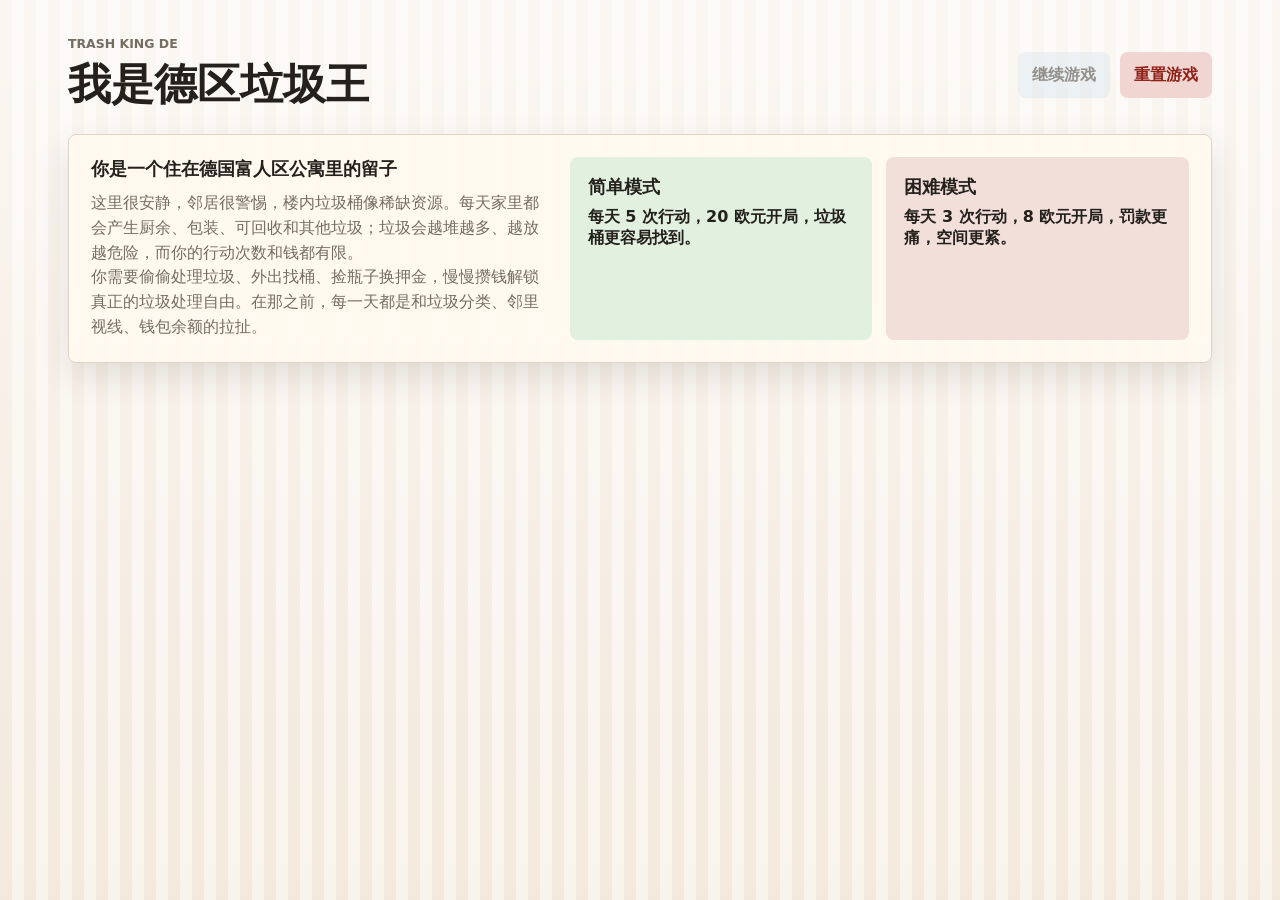
<file: index.html>
<!doctype html>
<html lang="zh-CN">
<head>
  <meta charset="utf-8">
  <meta name="viewport" content="width=device-width, initial-scale=1">
  <title>我是德区垃圾王</title>
  <link rel="stylesheet" href="style.css">
</head>
<body>
  <div class="page-shell">
    <header class="hero">
      <div>
        <p class="eyebrow">Trash King DE</p>
        <h1>我是德区垃圾王</h1>
      </div>
      <div class="header-actions">
        <button id="continueButton" class="secondary-button">继续游戏</button>
        <button id="resetButton" class="danger-button">重置游戏</button>
      </div>
    </header>

    <main>
      <section id="startScreen" class="start-screen">
        <div class="start-copy">
          <h2>你是一个住在德国富人区公寓里的留子</h2>
          <p>这里很安静，邻居很警惕，楼内垃圾桶像稀缺资源。每天家里都会产生厨余、包装、可回收和其他垃圾；垃圾会越堆越多、越放越危险，而你的行动次数和钱都有限。</p>
          <p>你需要偷偷处理垃圾、外出找桶、捡瓶子换押金，慢慢攒钱解锁真正的垃圾处理自由。在那之前，每一天都是和垃圾分类、邻里视线、钱包余额的拉扯。</p>
        </div>
        <div class="mode-grid">
          <button class="mode-card" data-new-mode="easy">
            <span class="mode-title">简单模式</span>
            <span>每天 5 次行动，20 欧元开局，垃圾桶更容易找到。</span>
          </button>
          <button class="mode-card hard" data-new-mode="hard">
            <span class="mode-title">困难模式</span>
            <span>每天 3 次行动，8 欧元开局，罚款更痛，空间更紧。</span>
          </button>
        </div>
      </section>

      <section id="gameScreen" class="game-screen hidden">
        <section class="status-grid" aria-label="顶部状态栏">
          <div class="status-item">
            <span>天数</span>
            <strong id="dayValue">1</strong>
          </div>
          <div class="status-item">
            <span>模式</span>
            <strong id="modeValue">简单</strong>
          </div>
          <div class="status-item">
            <span>金钱</span>
            <strong id="moneyValue">20.00 欧元</strong>
          </div>
          <div class="status-item">
            <span>行动</span>
            <strong id="actionsValue">5</strong>
          </div>
          <div class="status-item">
            <span>瓶子</span>
            <strong id="bottlesValue">0 / 36</strong>
          </div>
          <div class="status-item">
            <span>罚款</span>
            <strong id="finesValue">0 / 14</strong>
          </div>
        </section>

        <section id="resultPanel" class="result-panel hidden"></section>

        <section class="daily-panel">
          <div>
            <h2>今日情况</h2>
            <p id="dailySummary">新的一天开始了。</p>
          </div>
          <div class="goal-box">
            <span>通关进度</span>
            <strong id="goalValue">0 / 4 自由</strong>
          </div>
        </section>

        <section id="opportunityPanel" class="opportunity-panel hidden"></section>

        <section>
          <div class="section-heading">
            <h2>家中垃圾状态</h2>
            <span id="limitStreakValue">连续超限 0 天</span>
          </div>
          <div id="garbageCards" class="garbage-grid"></div>
        </section>

        <section class="action-panel">
          <h2>今日行动</h2>
          <div class="action-grid">
            <button data-action="indoor-bin">
              <span>楼内垃圾桶</span>
              <small>安全额度少，适合应急；超量可能被发现。</small>
            </button>
            <button data-action="outside-bin">
              <span>外出找垃圾桶</span>
              <small>消耗行动，可能找到大容量桶，也可能空跑。</small>
            </button>
            <button data-action="walk-bottles">
              <span>散步捡瓶子</span>
              <small>赚押金和零钱；瓶子库存满了要先去换。</small>
            </button>
            <button data-action="redeem-bottles">
              <span>去超市换押金</span>
              <small>把瓶子换成钱，缓解经济压力。</small>
            </button>
            <button data-action="compress-trash">
              <span>在家整理压缩</span>
              <small>减少重量或存放压力，但不赚钱。</small>
            </button>
            <button data-action="unlock-freedom">
              <span>解锁垃圾自由</span>
              <small>花钱买稳定权限，解锁后该类自动清空。</small>
            </button>
            <button data-action="end-day" class="primary-button wide">
              <span>结束当天</span>
              <small>结算存放天数、超限惩罚，并进入下一天。</small>
            </button>
          </div>
        </section>

        <section class="log-panel">
          <div class="section-heading">
            <h2>事件日志</h2>
            <span>最近 80 条</span>
          </div>
          <ol id="logList" class="log-list"></ol>
        </section>
      </section>
    </main>
  </div>

  <div id="modalBackdrop" class="modal-backdrop hidden" role="dialog" aria-modal="true">
    <div class="modal">
      <div class="modal-header">
        <h2 id="modalTitle">操作</h2>
        <button id="modalCloseButton" class="icon-button" aria-label="关闭">×</button>
      </div>
      <div id="modalBody" class="modal-body"></div>
    </div>
  </div>

  <script src="game.js"></script>
</body>
</html>
</file>
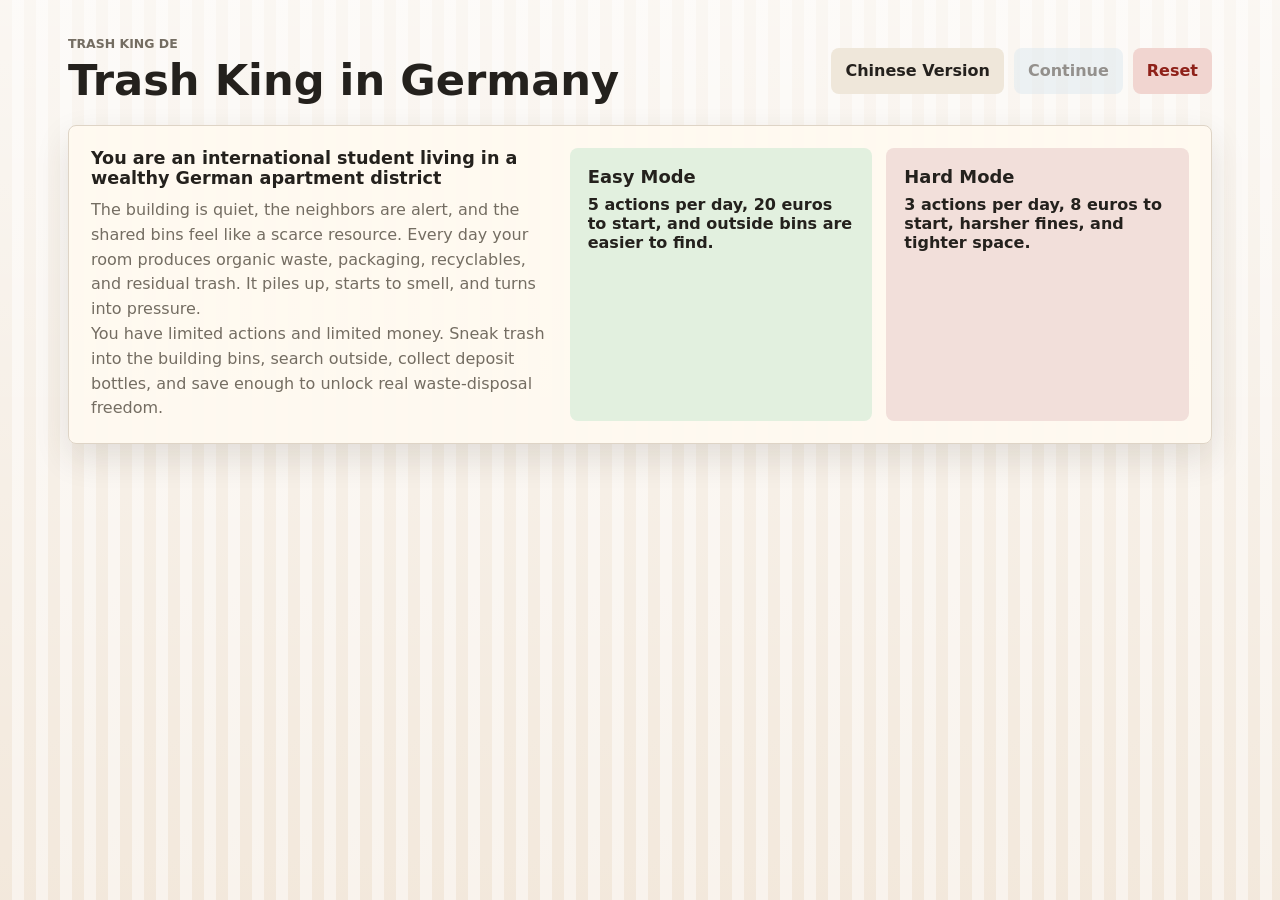
<file: en/index.html>
<!doctype html>
<html lang="en">
<head>
  <meta charset="utf-8">
  <meta name="viewport" content="width=device-width, initial-scale=1">
  <title>Trash King in Germany</title>
  <link rel="stylesheet" href="style.css">
</head>
<body>
  <div class="page-shell">
    <header class="hero">
      <div>
        <p class="eyebrow">Trash King DE</p>
        <h1>Trash King in Germany</h1>
      </div>
      <div class="header-actions">
        <a class="link-button" href="../index.html">Chinese Version</a>
        <button id="continueButton" class="secondary-button">Continue</button>
        <button id="resetButton" class="danger-button">Reset</button>
      </div>
    </header>

    <main>
      <section id="startScreen" class="start-screen">
        <div class="start-copy">
          <h2>You are an international student living in a wealthy German apartment district</h2>
          <p>The building is quiet, the neighbors are alert, and the shared bins feel like a scarce resource. Every day your room produces organic waste, packaging, recyclables, and residual trash. It piles up, starts to smell, and turns into pressure.</p>
          <p>You have limited actions and limited money. Sneak trash into the building bins, search outside, collect deposit bottles, and save enough to unlock real waste-disposal freedom.</p>
        </div>
        <div class="mode-grid">
          <button class="mode-card" data-new-mode="easy">
            <span class="mode-title">Easy Mode</span>
            <span>5 actions per day, 20 euros to start, and outside bins are easier to find.</span>
          </button>
          <button class="mode-card hard" data-new-mode="hard">
            <span class="mode-title">Hard Mode</span>
            <span>3 actions per day, 8 euros to start, harsher fines, and tighter space.</span>
          </button>
        </div>
      </section>

      <section id="gameScreen" class="game-screen hidden">
        <section class="status-grid" aria-label="Top status bar">
          <div class="status-item">
            <span>Day</span>
            <strong id="dayValue">1</strong>
          </div>
          <div class="status-item">
            <span>Mode</span>
            <strong id="modeValue">Easy</strong>
          </div>
          <div class="status-item">
            <span>Money</span>
            <strong id="moneyValue">20.00 EUR</strong>
          </div>
          <div class="status-item">
            <span>Actions</span>
            <strong id="actionsValue">5</strong>
          </div>
          <div class="status-item">
            <span>Bottles</span>
            <strong id="bottlesValue">0 / 36</strong>
          </div>
          <div class="status-item">
            <span>Fines</span>
            <strong id="finesValue">0 / 14</strong>
          </div>
        </section>

        <section id="resultPanel" class="result-panel hidden"></section>

        <section class="daily-panel">
          <div>
            <h2>Today</h2>
            <p id="dailySummary">A new day begins.</p>
          </div>
          <div class="goal-box">
            <span>Goal</span>
            <strong id="goalValue">0 / 4 freedoms</strong>
          </div>
        </section>

        <section id="opportunityPanel" class="opportunity-panel hidden"></section>

        <section>
          <div class="section-heading">
            <h2>Trash at Home</h2>
            <span id="limitStreakValue">0 over-limit days in a row</span>
          </div>
          <div id="garbageCards" class="garbage-grid"></div>
        </section>

        <section class="action-panel">
          <h2>Actions</h2>
          <div class="action-grid">
            <button data-action="indoor-bin">
              <span>Building Bins</span>
              <small>Small safe quota. Good for emergencies; overdoing it can get you caught.</small>
            </button>
            <button data-action="outside-bin">
              <span>Search Outside</span>
              <small>Spend an action to look for a larger bin. You may also find nothing.</small>
            </button>
            <button data-action="walk-bottles">
              <span>Collect Bottles</span>
              <small>Earn deposits and small finds. Bottle storage is limited.</small>
            </button>
            <button data-action="redeem-bottles">
              <span>Redeem Deposits</span>
              <small>Take bottles to the supermarket and turn them into money.</small>
            </button>
            <button data-action="compress-trash">
              <span>Sort and Compress</span>
              <small>Reduce trash weight or storage pressure, but it does not earn money.</small>
            </button>
            <button data-action="unlock-freedom">
              <span>Unlock Freedom</span>
              <small>Buy stable disposal access. Unlocked trash types clear automatically.</small>
            </button>
            <button data-action="end-day" class="primary-button wide">
              <span>End Day</span>
              <small>Settle storage days and penalties, then move to the next day.</small>
            </button>
          </div>
        </section>

        <section class="log-panel">
          <div class="section-heading">
            <h2>Event Log</h2>
            <span>Latest 80 entries</span>
          </div>
          <ol id="logList" class="log-list"></ol>
        </section>
      </section>
    </main>
  </div>

  <div id="modalBackdrop" class="modal-backdrop hidden" role="dialog" aria-modal="true">
    <div class="modal">
      <div class="modal-header">
        <h2 id="modalTitle">Action</h2>
        <button id="modalCloseButton" class="icon-button" aria-label="Close">×</button>
      </div>
      <div id="modalBody" class="modal-body"></div>
    </div>
  </div>

  <script src="game.js"></script>
</body>
</html>
</file>
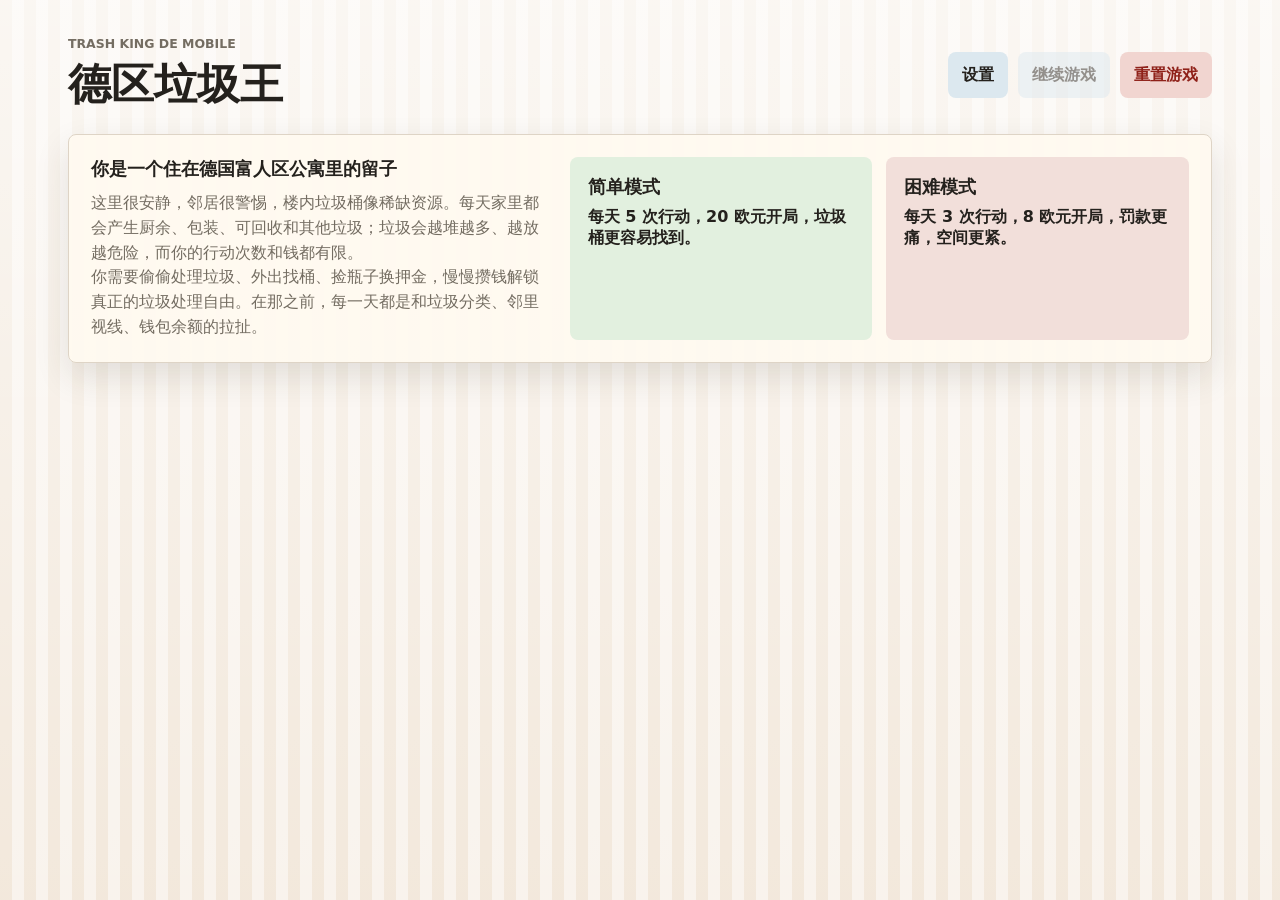
<file: mobile/index.html>
<!doctype html>
<html lang="zh-CN">
<head>
  <meta charset="utf-8">
  <meta name="viewport" content="width=device-width, initial-scale=1, viewport-fit=cover">
  <title>我是德区垃圾王 · 手机版</title>
  <link rel="stylesheet" href="style.css">
</head>
<body>
  <div class="page-shell">
    <header class="hero">
      <div>
        <p class="eyebrow">Trash King DE Mobile</p>
        <h1>德区垃圾王</h1>
      </div>
      <div class="header-actions">
        <button id="settingsButton" class="secondary-button">设置</button>
        <button id="continueButton" class="secondary-button">继续游戏</button>
        <button id="resetButton" class="danger-button">重置游戏</button>
      </div>
    </header>

    <main>
      <section id="startScreen" class="start-screen">
        <div class="start-copy">
          <h2>你是一个住在德国富人区公寓里的留子</h2>
          <p>这里很安静，邻居很警惕，楼内垃圾桶像稀缺资源。每天家里都会产生厨余、包装、可回收和其他垃圾；垃圾会越堆越多、越放越危险，而你的行动次数和钱都有限。</p>
          <p>你需要偷偷处理垃圾、外出找桶、捡瓶子换押金，慢慢攒钱解锁真正的垃圾处理自由。在那之前，每一天都是和垃圾分类、邻里视线、钱包余额的拉扯。</p>
        </div>
        <div class="mode-grid">
          <button class="mode-card" data-new-mode="easy">
            <span class="mode-title">简单模式</span>
            <span>每天 5 次行动，20 欧元开局，垃圾桶更容易找到。</span>
          </button>
          <button class="mode-card hard" data-new-mode="hard">
            <span class="mode-title">困难模式</span>
            <span>每天 3 次行动，8 欧元开局，罚款更痛，空间更紧。</span>
          </button>
        </div>
      </section>

      <section id="gameScreen" class="game-screen hidden">
        <section class="status-grid" aria-label="顶部状态栏">
          <div class="status-item">
            <span>天数</span>
            <strong id="dayValue">1</strong>
          </div>
          <div class="status-item">
            <span>模式</span>
            <strong id="modeValue">简单</strong>
          </div>
          <div class="status-item">
            <span>金钱</span>
            <strong id="moneyValue">20.00 欧元</strong>
          </div>
          <div class="status-item">
            <span>行动</span>
            <strong id="actionsValue">5</strong>
          </div>
          <div class="status-item">
            <span>瓶子</span>
            <strong id="bottlesValue">0 / 36</strong>
          </div>
          <div class="status-item">
            <span>罚款</span>
            <strong id="finesValue">0 / 14</strong>
          </div>
          <div class="status-item goal-status">
            <span>进度</span>
            <strong id="goalValue">0 / 4 自由</strong>
          </div>
        </section>

        <section id="resultPanel" class="result-panel hidden"></section>

        <section class="daily-panel">
          <div>
            <h2>今日情况</h2>
            <p id="dailySummary">新的一天开始了。</p>
          </div>
        </section>

        <section id="opportunityPanel" class="opportunity-panel hidden"></section>

        <section class="trash-panel">
          <div class="section-heading">
            <h2>家中垃圾状态</h2>
            <span id="limitStreakValue">连续超限 0 天</span>
          </div>
          <div id="garbageCards" class="garbage-grid"></div>
        </section>

        <section class="action-panel">
          <h2>今日行动</h2>
          <div class="action-grid">
            <button data-action="indoor-bin">
              <span>楼内垃圾桶</span>
              <small>安全额度少，适合应急；超量可能被发现。</small>
            </button>
            <button data-action="outside-bin">
              <span>外出找垃圾桶</span>
              <small>消耗行动，可能找到大容量桶，也可能空跑。</small>
            </button>
            <button data-action="walk-bottles">
              <span>散步捡瓶子</span>
              <small>赚押金和零钱；瓶子库存满了要先去换。</small>
            </button>
            <button data-action="redeem-bottles">
              <span>去超市换押金</span>
              <small>把瓶子换成钱，缓解经济压力。</small>
            </button>
            <button data-action="compress-trash">
              <span>在家整理压缩</span>
              <small>减少重量或存放压力，但不赚钱。</small>
            </button>
            <button data-action="unlock-freedom">
              <span>解锁垃圾自由</span>
              <small>花钱买稳定权限，解锁后该类自动清空。</small>
            </button>
            <button data-action="end-day" class="primary-button wide">
              <span>结束当天</span>
              <small>结算存放天数、超限惩罚，并进入下一天。</small>
            </button>
          </div>
        </section>

        <section class="log-panel">
          <div class="section-heading">
            <h2>事件日志</h2>
            <span>最近 80 条</span>
          </div>
          <ol id="logList" class="log-list"></ol>
        </section>
      </section>
    </main>
  </div>

  <div id="modalBackdrop" class="modal-backdrop hidden" role="dialog" aria-modal="true">
    <div class="modal">
      <div class="modal-header">
        <h2 id="modalTitle">操作</h2>
        <button id="modalCloseButton" class="icon-button" aria-label="关闭">×</button>
      </div>
      <div id="modalBody" class="modal-body"></div>
    </div>
  </div>

  <script src="game.js"></script>
</body>
</html>
</file>
<file: style.css>
:root {
  --bg: #f4efe7;
  --panel: #fffaf1;
  --panel-strong: #ffffff;
  --ink: #24211d;
  --muted: #746d62;
  --line: #ded4c6;
  --danger: #c84035;
  --warning: #d88b20;
  --ok: #2d8a55;
  --blue: #2878c7;
  --yellow: #d8ad1e;
  --gray: #73777d;
  --shadow: 0 14px 34px rgba(52, 41, 25, 0.12);
}

* {
  box-sizing: border-box;
}

body {
  margin: 0;
  min-height: 100vh;
  color: var(--ink);
  font-family: system-ui, -apple-system, BlinkMacSystemFont, "Segoe UI", sans-serif;
  background:
    linear-gradient(180deg, rgba(255,255,255,0.72), rgba(255,255,255,0.22)),
    repeating-linear-gradient(90deg, #efe2d2 0, #efe2d2 12px, #f7f0e8 12px, #f7f0e8 24px);
}

button,
input,
select {
  font: inherit;
}

button {
  border: 0;
  border-radius: 8px;
  min-height: 46px;
  padding: 12px 14px;
  color: var(--ink);
  background: #e7dfd3;
  cursor: pointer;
  font-weight: 700;
  transition: transform 0.12s ease, background 0.12s ease, opacity 0.12s ease;
}

button:hover {
  transform: translateY(-1px);
  background: #ded2c3;
}

button:disabled {
  cursor: not-allowed;
  opacity: 0.48;
  transform: none;
}

.page-shell {
  width: min(1180px, 100%);
  margin: 0 auto;
  padding: 18px;
}

.hero {
  display: flex;
  align-items: center;
  justify-content: space-between;
  gap: 16px;
  padding: 18px 0 20px;
}

.eyebrow {
  margin: 0 0 4px;
  color: var(--muted);
  font-size: 0.78rem;
  font-weight: 800;
  text-transform: uppercase;
  letter-spacing: 0;
}

h1,
h2,
p {
  margin-top: 0;
}

h1 {
  margin-bottom: 0;
  font-size: clamp(1.7rem, 4vw, 2.7rem);
}

h2 {
  margin-bottom: 10px;
  font-size: 1.1rem;
}

.header-actions {
  display: flex;
  gap: 10px;
  flex-wrap: wrap;
  justify-content: flex-end;
}

.secondary-button {
  background: #dce8ef;
}

.danger-button {
  background: #f1d5d0;
  color: #8f2119;
}

.primary-button {
  color: #fff;
  background: #2f6f4e;
}

.primary-button:hover {
  background: #285f43;
}

.hidden {
  display: none !important;
}

.start-screen,
.daily-panel,
.action-panel,
.log-panel,
.result-panel {
  border: 1px solid var(--line);
  border-radius: 8px;
  background: rgba(255, 250, 241, 0.94);
  box-shadow: var(--shadow);
}

.start-screen {
  display: grid;
  grid-template-columns: 1fr 1.35fr;
  gap: 20px;
  align-items: stretch;
  padding: 22px;
}

.start-copy p,
.daily-panel p {
  margin-bottom: 0;
  color: var(--muted);
  line-height: 1.55;
}

.mode-grid {
  display: grid;
  grid-template-columns: repeat(2, minmax(0, 1fr));
  gap: 14px;
}

.mode-card {
  display: flex;
  flex-direction: column;
  align-items: flex-start;
  justify-content: flex-start;
  gap: 8px;
  min-height: 132px;
  padding: 18px;
  text-align: left;
  background: #e2f0df;
}

.mode-card.hard {
  background: #f2dfda;
}

.mode-title {
  font-size: 1.12rem;
  font-weight: 900;
}

.game-screen {
  display: grid;
  gap: 16px;
}

.status-grid {
  display: grid;
  grid-template-columns: repeat(6, minmax(0, 1fr));
  gap: 10px;
}

.status-item {
  min-width: 0;
  padding: 14px;
  border: 1px solid var(--line);
  border-radius: 8px;
  background: var(--panel-strong);
}

.status-item span,
.goal-box span {
  display: block;
  color: var(--muted);
  font-size: 0.78rem;
  font-weight: 800;
}

.status-item strong,
.goal-box strong {
  display: block;
  margin-top: 4px;
  overflow-wrap: anywhere;
  font-size: 1.05rem;
}

.daily-panel {
  display: flex;
  align-items: center;
  justify-content: space-between;
  gap: 16px;
  padding: 16px;
}

.goal-box {
  flex: 0 0 auto;
  min-width: 140px;
  padding: 12px;
  border-radius: 8px;
  background: #eef5f9;
}

.section-heading {
  display: flex;
  align-items: center;
  justify-content: space-between;
  gap: 12px;
  margin-bottom: 10px;
}

.section-heading h2 {
  margin-bottom: 0;
}

.section-heading span {
  color: var(--muted);
  font-size: 0.9rem;
}

.garbage-grid {
  display: grid;
  grid-template-columns: repeat(4, minmax(0, 1fr));
  gap: 12px;
}

.garbage-card {
  display: grid;
  gap: 10px;
  padding: 14px;
  border: 1px solid var(--line);
  border-radius: 8px;
  background: var(--panel-strong);
}

.garbage-card.danger {
  border-color: rgba(200, 64, 53, 0.65);
  background: #fff4f2;
}

.garbage-title {
  display: flex;
  align-items: center;
  justify-content: space-between;
  gap: 10px;
  font-weight: 900;
}

.trash-dot {
  width: 12px;
  height: 12px;
  border-radius: 99px;
  flex: 0 0 auto;
}

.trash-meta {
  display: grid;
  gap: 4px;
  color: var(--muted);
  font-size: 0.9rem;
}

.progress {
  height: 12px;
  overflow: hidden;
  border-radius: 99px;
  background: #ece5dc;
}

.progress-fill {
  height: 100%;
  width: 0;
  border-radius: inherit;
  background: var(--ok);
}

.badge {
  display: inline-flex;
  align-items: center;
  width: fit-content;
  min-height: 24px;
  padding: 3px 8px;
  border-radius: 999px;
  color: #1f4f35;
  background: #ddf2e5;
  font-size: 0.8rem;
  font-weight: 800;
}

.action-panel,
.log-panel,
.result-panel,
.opportunity-panel {
  padding: 16px;
}

.opportunity-panel {
  border: 1px solid var(--line);
  border-radius: 8px;
  background: #fff7df;
  box-shadow: var(--shadow);
}

.opportunity-content {
  display: flex;
  align-items: center;
  justify-content: space-between;
  gap: 14px;
}

.opportunity-content p {
  margin-bottom: 0;
  color: var(--muted);
  line-height: 1.45;
}

.opportunity-content button {
  flex: 0 0 auto;
}

.action-grid {
  display: grid;
  grid-template-columns: repeat(3, minmax(0, 1fr));
  gap: 10px;
}

.action-grid button {
  display: grid;
  align-content: start;
  gap: 5px;
  min-height: 76px;
  text-align: left;
}

.action-grid button span {
  font-weight: 900;
}

.action-grid button small {
  color: rgba(36, 33, 29, 0.72);
  font-size: 0.82rem;
  font-weight: 650;
  line-height: 1.32;
}

.action-grid .primary-button small {
  color: rgba(255, 255, 255, 0.78);
}

.action-grid .wide {
  grid-column: span 3;
}

.log-list {
  display: grid;
  gap: 8px;
  max-height: 340px;
  margin: 0;
  padding-left: 24px;
  overflow: auto;
}

.log-list li {
  padding: 9px 10px;
  border-radius: 8px;
  color: #38322b;
  background: rgba(255,255,255,0.72);
  line-height: 1.45;
}

.result-panel.win {
  border-color: rgba(45, 138, 85, 0.5);
  background: #edf8f0;
}

.result-panel.lose {
  border-color: rgba(200, 64, 53, 0.5);
  background: #fff1ee;
}

.modal-backdrop {
  position: fixed;
  inset: 0;
  z-index: 20;
  display: flex;
  align-items: center;
  justify-content: center;
  padding: 18px;
  background: rgba(28, 24, 20, 0.54);
}

.modal {
  width: min(560px, 100%);
  max-height: min(720px, calc(100vh - 36px));
  overflow: auto;
  border-radius: 8px;
  background: var(--panel-strong);
  box-shadow: 0 24px 70px rgba(0, 0, 0, 0.3);
}

.modal-header {
  position: sticky;
  top: 0;
  z-index: 1;
  display: flex;
  align-items: center;
  justify-content: space-between;
  gap: 12px;
  padding: 14px 16px;
  border-bottom: 1px solid var(--line);
  background: var(--panel-strong);
}

.modal-header h2 {
  margin: 0;
}

.icon-button {
  width: 42px;
  min-height: 42px;
  padding: 0;
  font-size: 1.5rem;
}

.modal-body {
  display: grid;
  gap: 14px;
  padding: 16px;
}

.form-grid {
  display: grid;
  gap: 12px;
}

.field {
  display: grid;
  gap: 6px;
}

.field label {
  color: var(--muted);
  font-size: 0.86rem;
  font-weight: 800;
}

.field input,
.field select {
  width: 100%;
  min-height: 44px;
  padding: 10px;
  border: 1px solid var(--line);
  border-radius: 8px;
  background: #fff;
}

.modal-actions {
  display: flex;
  gap: 10px;
  flex-wrap: wrap;
}

.choice-list {
  display: grid;
  gap: 10px;
}

.choice-button {
  display: flex;
  align-items: center;
  justify-content: space-between;
  gap: 10px;
  width: 100%;
  text-align: left;
}

.choice-button small {
  color: var(--muted);
  font-weight: 600;
  line-height: 1.35;
}

.search-grid {
  display: grid;
  grid-template-columns: repeat(3, minmax(0, 1fr));
  gap: 10px;
}

.search-tile {
  aspect-ratio: 1;
  min-height: 72px;
  padding: 8px;
  border: 1px solid #d8cbb9;
  background: #efe8dc;
  font-size: 1rem;
}

.search-tile.revealed {
  background: #fffaf1;
  color: var(--ink);
}

.organize-grid {
  display: grid;
  grid-template-columns: repeat(2, minmax(0, 1fr));
  gap: 10px;
}

.organize-tile {
  display: grid;
  gap: 6px;
  min-height: 92px;
  padding: 12px;
  border: 1px solid #d8cbb9;
  background: #efe8dc;
  text-align: left;
}

.organize-tile span {
  color: var(--muted);
  font-size: 0.9rem;
  font-weight: 600;
  line-height: 1.35;
}

.organize-tile.revealed {
  background: #fffaf1;
}

.mini-game {
  display: grid;
  gap: 10px;
}

.timing-track {
  position: relative;
  height: 34px;
  overflow: hidden;
  border: 1px solid #cfc4b6;
  border-radius: 8px;
  background: linear-gradient(90deg, #df6d5d 0 16%, #e5c468 16% 84%, #df6d5d 84% 100%);
}

.safe-zone {
  position: absolute;
  top: 0;
  bottom: 0;
  background: rgba(45, 138, 85, 0.82);
}

.pointer {
  position: absolute;
  top: -2px;
  bottom: -2px;
  width: 4px;
  border-radius: 8px;
  background: #1c1a18;
  transform: translateX(-2px);
}

.hint {
  margin: 0;
  color: var(--muted);
  font-size: 0.92rem;
  line-height: 1.45;
}

@media (max-width: 860px) {
  .hero,
  .daily-panel {
    align-items: stretch;
    flex-direction: column;
  }

  .header-actions {
    justify-content: stretch;
  }

  .header-actions button {
    flex: 1 1 150px;
  }

  .start-screen {
    grid-template-columns: 1fr;
  }

  .status-grid {
    grid-template-columns: repeat(3, minmax(0, 1fr));
  }

  .garbage-grid {
    grid-template-columns: repeat(2, minmax(0, 1fr));
  }
}

@media (max-width: 560px) {
  .page-shell {
    padding: 12px;
  }

  .mode-grid,
  .status-grid,
  .garbage-grid,
  .action-grid,
  .organize-grid {
    grid-template-columns: 1fr;
  }

  .action-grid .wide {
    grid-column: auto;
  }

  .section-heading {
    align-items: flex-start;
    flex-direction: column;
  }

  .opportunity-content {
    align-items: stretch;
    flex-direction: column;
  }

  button {
    width: 100%;
    min-height: 50px;
  }

  .modal-backdrop {
    align-items: flex-end;
    padding: 10px;
  }

  .modal {
    max-height: calc(100vh - 20px);
  }
}
</file>
<file: en/style.css>
:root {
  --bg: #f4efe7;
  --panel: #fffaf1;
  --panel-strong: #ffffff;
  --ink: #24211d;
  --muted: #746d62;
  --line: #ded4c6;
  --danger: #c84035;
  --warning: #d88b20;
  --ok: #2d8a55;
  --blue: #2878c7;
  --yellow: #d8ad1e;
  --gray: #73777d;
  --shadow: 0 14px 34px rgba(52, 41, 25, 0.12);
}

* {
  box-sizing: border-box;
}

body {
  margin: 0;
  min-height: 100vh;
  color: var(--ink);
  font-family: system-ui, -apple-system, BlinkMacSystemFont, "Segoe UI", sans-serif;
  background:
    linear-gradient(180deg, rgba(255,255,255,0.72), rgba(255,255,255,0.22)),
    repeating-linear-gradient(90deg, #efe2d2 0, #efe2d2 12px, #f7f0e8 12px, #f7f0e8 24px);
}

button,
input,
select {
  font: inherit;
}

button {
  border: 0;
  border-radius: 8px;
  min-height: 46px;
  padding: 12px 14px;
  color: var(--ink);
  background: #e7dfd3;
  cursor: pointer;
  font-weight: 700;
  transition: transform 0.12s ease, background 0.12s ease, opacity 0.12s ease;
}

.link-button {
  display: inline-flex;
  align-items: center;
  justify-content: center;
  min-height: 46px;
  padding: 12px 14px;
  border-radius: 8px;
  color: var(--ink);
  background: #efe7da;
  font-weight: 800;
  text-decoration: none;
}

.link-button:hover {
  background: #e3d8ca;
}

button:hover {
  transform: translateY(-1px);
  background: #ded2c3;
}

button:disabled {
  cursor: not-allowed;
  opacity: 0.48;
  transform: none;
}

.page-shell {
  width: min(1180px, 100%);
  margin: 0 auto;
  padding: 18px;
}

.hero {
  display: flex;
  align-items: center;
  justify-content: space-between;
  gap: 16px;
  padding: 18px 0 20px;
}

.eyebrow {
  margin: 0 0 4px;
  color: var(--muted);
  font-size: 0.78rem;
  font-weight: 800;
  text-transform: uppercase;
  letter-spacing: 0;
}

h1,
h2,
p {
  margin-top: 0;
}

h1 {
  margin-bottom: 0;
  font-size: clamp(1.7rem, 4vw, 2.7rem);
}

h2 {
  margin-bottom: 10px;
  font-size: 1.1rem;
}

.header-actions {
  display: flex;
  gap: 10px;
  flex-wrap: wrap;
  justify-content: flex-end;
}

.secondary-button {
  background: #dce8ef;
}

.danger-button {
  background: #f1d5d0;
  color: #8f2119;
}

.primary-button {
  color: #fff;
  background: #2f6f4e;
}

.primary-button:hover {
  background: #285f43;
}

.hidden {
  display: none !important;
}

.start-screen,
.daily-panel,
.action-panel,
.log-panel,
.result-panel {
  border: 1px solid var(--line);
  border-radius: 8px;
  background: rgba(255, 250, 241, 0.94);
  box-shadow: var(--shadow);
}

.start-screen {
  display: grid;
  grid-template-columns: 1fr 1.35fr;
  gap: 20px;
  align-items: stretch;
  padding: 22px;
}

.start-copy p,
.daily-panel p {
  margin-bottom: 0;
  color: var(--muted);
  line-height: 1.55;
}

.mode-grid {
  display: grid;
  grid-template-columns: repeat(2, minmax(0, 1fr));
  gap: 14px;
}

.mode-card {
  display: flex;
  flex-direction: column;
  align-items: flex-start;
  justify-content: flex-start;
  gap: 8px;
  min-height: 132px;
  padding: 18px;
  text-align: left;
  background: #e2f0df;
}

.mode-card.hard {
  background: #f2dfda;
}

.mode-title {
  font-size: 1.12rem;
  font-weight: 900;
}

.game-screen {
  display: grid;
  gap: 16px;
}

.status-grid {
  display: grid;
  grid-template-columns: repeat(6, minmax(0, 1fr));
  gap: 10px;
}

.status-item {
  min-width: 0;
  padding: 14px;
  border: 1px solid var(--line);
  border-radius: 8px;
  background: var(--panel-strong);
}

.status-item span,
.goal-box span {
  display: block;
  color: var(--muted);
  font-size: 0.78rem;
  font-weight: 800;
}

.status-item strong,
.goal-box strong {
  display: block;
  margin-top: 4px;
  overflow-wrap: anywhere;
  font-size: 1.05rem;
}

.daily-panel {
  display: flex;
  align-items: center;
  justify-content: space-between;
  gap: 16px;
  padding: 16px;
}

.goal-box {
  flex: 0 0 auto;
  min-width: 140px;
  padding: 12px;
  border-radius: 8px;
  background: #eef5f9;
}

.section-heading {
  display: flex;
  align-items: center;
  justify-content: space-between;
  gap: 12px;
  margin-bottom: 10px;
}

.section-heading h2 {
  margin-bottom: 0;
}

.section-heading span {
  color: var(--muted);
  font-size: 0.9rem;
}

.garbage-grid {
  display: grid;
  grid-template-columns: repeat(4, minmax(0, 1fr));
  gap: 12px;
}

.garbage-card {
  display: grid;
  gap: 10px;
  padding: 14px;
  border: 1px solid var(--line);
  border-radius: 8px;
  background: var(--panel-strong);
}

.garbage-card.danger {
  border-color: rgba(200, 64, 53, 0.65);
  background: #fff4f2;
}

.garbage-title {
  display: flex;
  align-items: center;
  justify-content: space-between;
  gap: 10px;
  font-weight: 900;
}

.trash-dot {
  width: 12px;
  height: 12px;
  border-radius: 99px;
  flex: 0 0 auto;
}

.trash-meta {
  display: grid;
  gap: 4px;
  color: var(--muted);
  font-size: 0.9rem;
}

.progress {
  height: 12px;
  overflow: hidden;
  border-radius: 99px;
  background: #ece5dc;
}

.progress-fill {
  height: 100%;
  width: 0;
  border-radius: inherit;
  background: var(--ok);
}

.badge {
  display: inline-flex;
  align-items: center;
  width: fit-content;
  min-height: 24px;
  padding: 3px 8px;
  border-radius: 999px;
  color: #1f4f35;
  background: #ddf2e5;
  font-size: 0.8rem;
  font-weight: 800;
}

.action-panel,
.log-panel,
.result-panel,
.opportunity-panel {
  padding: 16px;
}

.opportunity-panel {
  border: 1px solid var(--line);
  border-radius: 8px;
  background: #fff7df;
  box-shadow: var(--shadow);
}

.opportunity-content {
  display: flex;
  align-items: center;
  justify-content: space-between;
  gap: 14px;
}

.opportunity-content p {
  margin-bottom: 0;
  color: var(--muted);
  line-height: 1.45;
}

.opportunity-content button {
  flex: 0 0 auto;
}

.action-grid {
  display: grid;
  grid-template-columns: repeat(3, minmax(0, 1fr));
  gap: 10px;
}

.action-grid button {
  display: grid;
  align-content: start;
  gap: 5px;
  min-height: 76px;
  text-align: left;
}

.action-grid button span {
  font-weight: 900;
}

.action-grid button small {
  color: rgba(36, 33, 29, 0.72);
  font-size: 0.82rem;
  font-weight: 650;
  line-height: 1.32;
}

.action-grid .primary-button small {
  color: rgba(255, 255, 255, 0.78);
}

.action-grid .wide {
  grid-column: span 3;
}

.log-list {
  display: grid;
  gap: 8px;
  max-height: 340px;
  margin: 0;
  padding-left: 24px;
  overflow: auto;
}

.log-list li {
  padding: 9px 10px;
  border-radius: 8px;
  color: #38322b;
  background: rgba(255,255,255,0.72);
  line-height: 1.45;
}

.result-panel.win {
  border-color: rgba(45, 138, 85, 0.5);
  background: #edf8f0;
}

.result-panel.lose {
  border-color: rgba(200, 64, 53, 0.5);
  background: #fff1ee;
}

.modal-backdrop {
  position: fixed;
  inset: 0;
  z-index: 20;
  display: flex;
  align-items: center;
  justify-content: center;
  padding: 18px;
  background: rgba(28, 24, 20, 0.54);
}

.modal {
  width: min(560px, 100%);
  max-height: min(720px, calc(100vh - 36px));
  overflow: auto;
  border-radius: 8px;
  background: var(--panel-strong);
  box-shadow: 0 24px 70px rgba(0, 0, 0, 0.3);
}

.modal-header {
  position: sticky;
  top: 0;
  z-index: 1;
  display: flex;
  align-items: center;
  justify-content: space-between;
  gap: 12px;
  padding: 14px 16px;
  border-bottom: 1px solid var(--line);
  background: var(--panel-strong);
}

.modal-header h2 {
  margin: 0;
}

.icon-button {
  width: 42px;
  min-height: 42px;
  padding: 0;
  font-size: 1.5rem;
}

.modal-body {
  display: grid;
  gap: 14px;
  padding: 16px;
}

.form-grid {
  display: grid;
  gap: 12px;
}

.field {
  display: grid;
  gap: 6px;
}

.field label {
  color: var(--muted);
  font-size: 0.86rem;
  font-weight: 800;
}

.field input,
.field select {
  width: 100%;
  min-height: 44px;
  padding: 10px;
  border: 1px solid var(--line);
  border-radius: 8px;
  background: #fff;
}

.modal-actions {
  display: flex;
  gap: 10px;
  flex-wrap: wrap;
}

.choice-list {
  display: grid;
  gap: 10px;
}

.choice-button {
  display: flex;
  align-items: center;
  justify-content: space-between;
  gap: 10px;
  width: 100%;
  text-align: left;
}

.choice-button small {
  color: var(--muted);
  font-weight: 600;
  line-height: 1.35;
}

.search-grid {
  display: grid;
  grid-template-columns: repeat(3, minmax(0, 1fr));
  gap: 10px;
}

.search-tile {
  aspect-ratio: 1;
  min-height: 72px;
  padding: 8px;
  border: 1px solid #d8cbb9;
  background: #efe8dc;
  font-size: 1rem;
}

.search-tile.revealed {
  background: #fffaf1;
  color: var(--ink);
}

.organize-grid {
  display: grid;
  grid-template-columns: repeat(2, minmax(0, 1fr));
  gap: 10px;
}

.organize-tile {
  display: grid;
  gap: 6px;
  min-height: 92px;
  padding: 12px;
  border: 1px solid #d8cbb9;
  background: #efe8dc;
  text-align: left;
}

.organize-tile span {
  color: var(--muted);
  font-size: 0.9rem;
  font-weight: 600;
  line-height: 1.35;
}

.organize-tile.revealed {
  background: #fffaf1;
}

.mini-game {
  display: grid;
  gap: 10px;
}

.timing-track {
  position: relative;
  height: 34px;
  overflow: hidden;
  border: 1px solid #cfc4b6;
  border-radius: 8px;
  background: linear-gradient(90deg, #df6d5d 0 16%, #e5c468 16% 84%, #df6d5d 84% 100%);
}

.safe-zone {
  position: absolute;
  top: 0;
  bottom: 0;
  background: rgba(45, 138, 85, 0.82);
}

.pointer {
  position: absolute;
  top: -2px;
  bottom: -2px;
  width: 4px;
  border-radius: 8px;
  background: #1c1a18;
  transform: translateX(-2px);
}

.hint {
  margin: 0;
  color: var(--muted);
  font-size: 0.92rem;
  line-height: 1.45;
}

@media (max-width: 860px) {
  .hero,
  .daily-panel {
    align-items: stretch;
    flex-direction: column;
  }

  .header-actions {
    justify-content: stretch;
  }

  .header-actions button {
    flex: 1 1 150px;
  }

  .start-screen {
    grid-template-columns: 1fr;
  }

  .status-grid {
    grid-template-columns: repeat(3, minmax(0, 1fr));
  }

  .garbage-grid {
    grid-template-columns: repeat(2, minmax(0, 1fr));
  }
}

@media (max-width: 560px) {
  .page-shell {
    padding: 12px;
  }

  .mode-grid,
  .status-grid,
  .garbage-grid,
  .action-grid,
  .organize-grid {
    grid-template-columns: 1fr;
  }

  .action-grid .wide {
    grid-column: auto;
  }

  .section-heading {
    align-items: flex-start;
    flex-direction: column;
  }

  .opportunity-content {
    align-items: stretch;
    flex-direction: column;
  }

  button {
    width: 100%;
    min-height: 50px;
  }

  .modal-backdrop {
    align-items: flex-end;
    padding: 10px;
  }

  .modal {
    max-height: calc(100vh - 20px);
  }
}
</file>
<file: mobile/style.css>
:root {
  --bg: #f4efe7;
  --panel: #fffaf1;
  --panel-strong: #ffffff;
  --ink: #24211d;
  --muted: #746d62;
  --line: #ded4c6;
  --danger: #c84035;
  --warning: #d88b20;
  --ok: #2d8a55;
  --blue: #2878c7;
  --yellow: #d8ad1e;
  --gray: #73777d;
  --shadow: 0 14px 34px rgba(52, 41, 25, 0.12);
}

* {
  box-sizing: border-box;
}

body {
  margin: 0;
  min-height: 100vh;
  -webkit-text-size-adjust: 100%;
  color: var(--ink);
  font-family: system-ui, -apple-system, BlinkMacSystemFont, "Segoe UI", sans-serif;
  background:
    linear-gradient(180deg, rgba(255,255,255,0.72), rgba(255,255,255,0.22)),
    repeating-linear-gradient(90deg, #efe2d2 0, #efe2d2 12px, #f7f0e8 12px, #f7f0e8 24px);
}

button,
input,
select {
  font: inherit;
}

button {
  touch-action: manipulation;
  border: 0;
  border-radius: 8px;
  min-height: 46px;
  padding: 12px 14px;
  color: var(--ink);
  background: #e7dfd3;
  cursor: pointer;
  font-weight: 700;
  transition: transform 0.12s ease, background 0.12s ease, opacity 0.12s ease;
}

button:hover {
  transform: translateY(-1px);
  background: #ded2c3;
}

button:disabled {
  cursor: not-allowed;
  opacity: 0.48;
  transform: none;
}

.page-shell {
  width: min(1180px, 100%);
  margin: 0 auto;
  padding: 18px;
}

.hero {
  display: flex;
  align-items: center;
  justify-content: space-between;
  gap: 16px;
  padding: 18px 0 20px;
}

.eyebrow {
  margin: 0 0 4px;
  color: var(--muted);
  font-size: 0.78rem;
  font-weight: 800;
  text-transform: uppercase;
  letter-spacing: 0;
}

h1,
h2,
p {
  margin-top: 0;
}

h1 {
  margin-bottom: 0;
  font-size: clamp(1.7rem, 4vw, 2.7rem);
}

h2 {
  margin-bottom: 10px;
  font-size: 1.1rem;
}

.header-actions {
  display: flex;
  gap: 10px;
  flex-wrap: wrap;
  justify-content: flex-end;
}

.secondary-button {
  background: #dce8ef;
}

.danger-button {
  background: #f1d5d0;
  color: #8f2119;
}

.primary-button {
  color: #fff;
  background: #2f6f4e;
}

.primary-button:hover {
  background: #285f43;
}

.hidden {
  display: none !important;
}

.start-screen,
.daily-panel,
.action-panel,
.log-panel,
.result-panel {
  border: 1px solid var(--line);
  border-radius: 8px;
  background: rgba(255, 250, 241, 0.94);
  box-shadow: var(--shadow);
}

.start-screen {
  display: grid;
  grid-template-columns: 1fr 1.35fr;
  gap: 20px;
  align-items: stretch;
  padding: 22px;
}

.start-copy p,
.daily-panel p {
  margin-bottom: 0;
  color: var(--muted);
  line-height: 1.55;
}

.mode-grid {
  display: grid;
  grid-template-columns: repeat(2, minmax(0, 1fr));
  gap: 14px;
}

.mode-card {
  display: flex;
  flex-direction: column;
  align-items: flex-start;
  justify-content: flex-start;
  gap: 8px;
  min-height: 132px;
  padding: 18px;
  text-align: left;
  background: #e2f0df;
}

.mode-card.hard {
  background: #f2dfda;
}

.mode-title {
  font-size: 1.12rem;
  font-weight: 900;
}

.game-screen {
  display: grid;
  gap: 16px;
}

.status-grid {
  display: grid;
  grid-template-columns: repeat(6, minmax(0, 1fr));
  gap: 10px;
}

.status-item {
  min-width: 0;
  padding: 14px;
  border: 1px solid var(--line);
  border-radius: 8px;
  background: var(--panel-strong);
}

.status-item span,
.goal-box span {
  display: block;
  color: var(--muted);
  font-size: 0.78rem;
  font-weight: 800;
}

.status-item strong,
.goal-box strong {
  display: block;
  margin-top: 4px;
  overflow-wrap: anywhere;
  font-size: 1.05rem;
}

.daily-panel {
  display: flex;
  align-items: center;
  justify-content: space-between;
  gap: 16px;
  padding: 16px;
}

.goal-box {
  flex: 0 0 auto;
  min-width: 140px;
  padding: 12px;
  border-radius: 8px;
  background: #eef5f9;
}

.section-heading {
  display: flex;
  align-items: center;
  justify-content: space-between;
  gap: 12px;
  margin-bottom: 10px;
}

.section-heading h2 {
  margin-bottom: 0;
}

.section-heading span {
  color: var(--muted);
  font-size: 0.9rem;
}

.garbage-grid {
  display: grid;
  grid-template-columns: repeat(4, minmax(0, 1fr));
  gap: 12px;
}

.garbage-card {
  display: grid;
  gap: 10px;
  padding: 14px;
  border: 1px solid var(--line);
  border-radius: 8px;
  background: var(--panel-strong);
}

.garbage-card.danger {
  border-color: rgba(200, 64, 53, 0.65);
  background: #fff4f2;
}

.garbage-title {
  display: flex;
  align-items: center;
  justify-content: space-between;
  gap: 10px;
  font-weight: 900;
}

.trash-dot {
  width: 12px;
  height: 12px;
  border-radius: 99px;
  flex: 0 0 auto;
}

.trash-meta {
  display: grid;
  gap: 4px;
  color: var(--muted);
  font-size: 0.9rem;
}

.progress {
  height: 12px;
  overflow: hidden;
  border-radius: 99px;
  background: #ece5dc;
}

.progress-fill {
  height: 100%;
  width: 0;
  border-radius: inherit;
  background: var(--ok);
}

.badge {
  display: inline-flex;
  align-items: center;
  width: fit-content;
  min-height: 24px;
  padding: 3px 8px;
  border-radius: 999px;
  color: #1f4f35;
  background: #ddf2e5;
  font-size: 0.8rem;
  font-weight: 800;
}

.action-panel,
.log-panel,
.result-panel,
.opportunity-panel {
  padding: 16px;
}

.opportunity-panel {
  border: 1px solid var(--line);
  border-radius: 8px;
  background: #fff7df;
  box-shadow: var(--shadow);
}

.opportunity-content {
  display: flex;
  align-items: center;
  justify-content: space-between;
  gap: 14px;
}

.opportunity-content p {
  margin-bottom: 0;
  color: var(--muted);
  line-height: 1.45;
}

.opportunity-content button {
  flex: 0 0 auto;
}

.action-grid {
  display: grid;
  grid-template-columns: repeat(3, minmax(0, 1fr));
  gap: 10px;
}

.action-grid button {
  display: grid;
  align-content: start;
  gap: 5px;
  min-height: 76px;
  text-align: left;
}

.action-grid button span {
  font-weight: 900;
}

.action-grid button small {
  color: rgba(36, 33, 29, 0.72);
  font-size: 0.82rem;
  font-weight: 650;
  line-height: 1.32;
}

.action-grid .primary-button small {
  color: rgba(255, 255, 255, 0.78);
}

.action-grid .wide {
  grid-column: span 3;
}

.log-list {
  display: grid;
  gap: 8px;
  max-height: 340px;
  margin: 0;
  padding-left: 24px;
  overflow: auto;
}

.log-list li {
  padding: 9px 10px;
  border-radius: 8px;
  color: #38322b;
  background: rgba(255,255,255,0.72);
  line-height: 1.45;
}

.result-panel.win {
  border-color: rgba(45, 138, 85, 0.5);
  background: #edf8f0;
}

.result-panel.lose {
  border-color: rgba(200, 64, 53, 0.5);
  background: #fff1ee;
}

.modal-backdrop {
  position: fixed;
  inset: 0;
  z-index: 20;
  display: flex;
  align-items: center;
  justify-content: center;
  padding: 18px;
  background: rgba(28, 24, 20, 0.54);
}

.modal {
  width: min(560px, 100%);
  max-height: min(720px, calc(100vh - 36px));
  overflow: auto;
  border-radius: 8px;
  background: var(--panel-strong);
  box-shadow: 0 24px 70px rgba(0, 0, 0, 0.3);
}

.modal-header {
  position: sticky;
  top: 0;
  z-index: 1;
  display: flex;
  align-items: center;
  justify-content: space-between;
  gap: 12px;
  padding: 14px 16px;
  border-bottom: 1px solid var(--line);
  background: var(--panel-strong);
}

.modal-header h2 {
  margin: 0;
}

.icon-button {
  width: 42px;
  min-height: 42px;
  padding: 0;
  font-size: 1.5rem;
}

.modal-body {
  display: grid;
  gap: 14px;
  padding: 16px;
}

.form-grid {
  display: grid;
  gap: 12px;
}

.field {
  display: grid;
  gap: 6px;
}

.field label {
  color: var(--muted);
  font-size: 0.86rem;
  font-weight: 800;
}

.field input,
.field select {
  width: 100%;
  min-height: 44px;
  padding: 10px;
  border: 1px solid var(--line);
  border-radius: 8px;
  background: #fff;
}

.modal-actions {
  display: flex;
  gap: 10px;
  flex-wrap: wrap;
}

.choice-list {
  display: grid;
  gap: 10px;
}

.choice-button {
  display: flex;
  align-items: center;
  justify-content: space-between;
  gap: 10px;
  width: 100%;
  text-align: left;
}

.choice-button small {
  color: var(--muted);
  font-weight: 600;
  line-height: 1.35;
}

.settings-list {
  display: grid;
  gap: 10px;
}

.settings-row {
  display: grid;
  grid-template-columns: auto minmax(0, 1fr);
  gap: 10px;
  align-items: flex-start;
  padding: 10px;
  border: 1px solid var(--line);
  border-radius: 8px;
  background: #fffaf1;
}

.settings-row input {
  width: 18px;
  height: 18px;
  margin-top: 2px;
}

.settings-icon {
  display: inline-flex;
  align-items: center;
  justify-content: center;
  width: 22px;
  height: 22px;
  border-radius: 6px;
  color: #fff;
  background: #2f6f4e;
  font-size: 0.76rem;
  font-weight: 900;
}

.settings-row strong,
.settings-row small {
  display: block;
}

.settings-row small {
  margin-top: 3px;
  color: var(--muted);
  font-size: 0.82rem;
  font-weight: 600;
  line-height: 1.35;
}

.language-switch {
  display: grid;
  grid-template-columns: repeat(2, minmax(0, 1fr));
  gap: 8px;
  margin-top: 8px;
}

.language-switch a,
.language-current {
  display: inline-flex;
  align-items: center;
  justify-content: center;
  min-height: 34px;
  padding: 7px 10px;
  border-radius: 8px;
  color: var(--ink);
  background: #e7dfd3;
  font-weight: 850;
  text-decoration: none;
}

.language-current {
  color: #fff;
  background: #2f6f4e;
}

.search-grid {
  display: grid;
  grid-template-columns: repeat(3, minmax(0, 1fr));
  gap: 10px;
}

.search-tile {
  aspect-ratio: 1;
  min-height: 72px;
  padding: 8px;
  border: 1px solid #d8cbb9;
  background: #efe8dc;
  font-size: 1rem;
}

.search-tile.revealed {
  background: #fffaf1;
  color: var(--ink);
}

.organize-grid {
  display: grid;
  grid-template-columns: repeat(2, minmax(0, 1fr));
  gap: 10px;
}

.organize-tile {
  display: grid;
  gap: 6px;
  min-height: 92px;
  padding: 12px;
  border: 1px solid #d8cbb9;
  background: #efe8dc;
  text-align: left;
}

.organize-tile span {
  color: var(--muted);
  font-size: 0.9rem;
  font-weight: 600;
  line-height: 1.35;
}

.organize-tile.revealed {
  background: #fffaf1;
}

.mini-game {
  display: grid;
  gap: 10px;
}

.timing-track {
  position: relative;
  height: 34px;
  overflow: hidden;
  border: 1px solid #cfc4b6;
  border-radius: 8px;
  background: linear-gradient(90deg, #df6d5d 0 16%, #e5c468 16% 84%, #df6d5d 84% 100%);
}

.safe-zone {
  position: absolute;
  top: 0;
  bottom: 0;
  background: rgba(45, 138, 85, 0.82);
}

.pointer {
  position: absolute;
  top: -2px;
  bottom: -2px;
  width: 4px;
  border-radius: 8px;
  background: #1c1a18;
  transform: translateX(-2px);
}

.hint {
  margin: 0;
  color: var(--muted);
  font-size: 0.92rem;
  line-height: 1.45;
}

@media (max-width: 860px) {
  .hero,
  .daily-panel {
    align-items: stretch;
    flex-direction: column;
  }

  .header-actions {
    justify-content: stretch;
  }

  .header-actions button {
    flex: 1 1 150px;
  }

  .start-screen {
    grid-template-columns: 1fr;
  }

  .status-grid {
    grid-template-columns: repeat(3, minmax(0, 1fr));
  }

  .garbage-grid {
    grid-template-columns: repeat(2, minmax(0, 1fr));
  }
}

@media (max-width: 760px) {
  html,
  body {
    height: 100%;
    overflow: hidden;
  }

  body {
    background:
      linear-gradient(180deg, rgba(255,255,255,0.82), rgba(255,255,255,0.36)),
      repeating-linear-gradient(90deg, #efe2d2 0, #efe2d2 10px, #f7f0e8 10px, #f7f0e8 20px);
  }

  .page-shell {
    display: flex;
    flex-direction: column;
    height: 100vh;
    height: 100dvh;
    padding: max(6px, env(safe-area-inset-top)) max(8px, env(safe-area-inset-right)) max(6px, env(safe-area-inset-bottom)) max(8px, env(safe-area-inset-left));
    overflow: hidden;
  }

  .hero {
    flex: 0 0 auto;
    gap: 6px;
    padding: 0 0 4px;
  }

  .eyebrow {
    display: none;
  }

  h1 {
    font-size: 0.98rem;
    line-height: 1.1;
  }

  h2 {
    font-size: 0.82rem;
  }

  main {
    flex: 1 1 auto;
    min-height: 0;
    display: flex;
  }

  .mode-grid,
  .organize-grid {
    grid-template-columns: 1fr;
  }

  .header-actions {
    gap: 4px;
  }

  .header-actions button {
    flex: 1 1 62px;
    min-height: 28px;
    padding: 4px 6px;
    border-radius: 6px;
    font-size: 0.68rem;
  }

  .start-screen,
  .daily-panel,
  .action-panel,
  .log-panel,
  .result-panel,
  .opportunity-panel {
    padding: 8px;
  }

  .start-screen {
    align-self: stretch;
    max-height: 100%;
    gap: 14px;
    overflow: auto;
  }

  .start-copy p {
    font-size: 0.92rem;
  }

  .mode-card {
    min-height: 104px;
    padding: 14px;
  }

  .game-screen {
    flex: 1 1 auto;
    width: 100%;
    min-height: 0;
    gap: 5px;
    grid-template-rows: auto auto auto minmax(0, 1fr) auto minmax(34px, 0.24fr);
    grid-template-areas:
      "status"
      "daily"
      "opportunity"
      "trash"
      "actions"
      "log";
    overflow: hidden;
  }

  .status-grid {
    grid-area: status;
    grid-template-columns: repeat(4, minmax(0, 1fr));
    gap: 4px;
  }

  .status-item {
    min-height: 30px;
    padding: 3px 5px;
    border-radius: 6px;
  }

  .status-item span,
  .goal-box span {
    font-size: 0.56rem;
    line-height: 1;
  }

  .status-item strong,
  .goal-box strong {
    margin-top: 1px;
    font-size: 0.68rem;
    line-height: 1.1;
  }

  .goal-status {
    background: #eef5f9;
  }

  .daily-panel {
    grid-area: daily;
    display: block;
    min-height: 0;
    max-height: 56px;
    overflow: hidden;
  }

  .daily-panel p,
  .opportunity-content p,
  .hint {
    font-size: 0.72rem;
    line-height: 1.25;
  }

  .daily-panel h2,
  .action-panel h2,
  .log-panel h2,
  .trash-panel h2 {
    margin-bottom: 2px;
  }

  .daily-panel p {
    display: -webkit-box;
    overflow: hidden;
    -webkit-box-orient: vertical;
    -webkit-line-clamp: 2;
  }

  .opportunity-panel {
    grid-area: opportunity;
    max-height: 58px;
    overflow: auto;
  }

  .opportunity-content {
    display: grid;
    grid-template-columns: minmax(0, 1fr) auto;
    gap: 6px;
    align-items: center;
  }

  .opportunity-content h2 {
    margin-bottom: 1px;
    font-size: 0.78rem;
  }

  .opportunity-content p {
    display: -webkit-box;
    overflow: hidden;
    -webkit-box-orient: vertical;
    -webkit-line-clamp: 2;
  }

  .opportunity-content button {
    min-height: 34px;
    padding: 6px 8px;
    font-size: 0.72rem;
  }

  .trash-panel {
    grid-area: trash;
    min-height: 0;
    overflow: hidden;
  }

  .trash-panel .section-heading {
    margin-bottom: 3px;
  }

  .section-heading span {
    font-size: 0.68rem;
  }

  .garbage-grid {
    height: calc(100% - 18px);
    min-height: 0;
    grid-template-columns: repeat(2, minmax(0, 1fr));
    grid-template-rows: repeat(2, minmax(0, 1fr));
    gap: 5px;
  }

  .garbage-card {
    min-height: 0;
    gap: 4px;
    padding: 6px;
    overflow: hidden;
    border-radius: 6px;
  }

  .garbage-title {
    gap: 4px;
    font-size: 0.72rem;
    line-height: 1.1;
  }

  .garbage-title > span:first-child {
    min-width: 0;
  }

  .trash-dot {
    width: 9px;
    height: 9px;
  }

  .trash-meta {
    gap: 2px;
    font-size: 0.6rem;
    line-height: 1.12;
  }

  .trash-meta span:first-child {
    display: none;
  }

  .trash-meta span:last-child {
    display: none;
  }

  .progress {
    height: 7px;
  }

  .badge {
    flex: 0 0 auto;
    min-height: 16px;
    padding: 1px 4px;
    font-size: 0.54rem;
  }

  .action-grid {
    grid-template-columns: repeat(3, minmax(0, 1fr));
    gap: 5px;
  }

  .action-panel {
    grid-area: actions;
  }

  .action-grid .wide {
    grid-column: 1 / -1;
  }

  .action-grid button {
    min-height: 34px;
    align-content: center;
    padding: 5px 4px;
    text-align: center;
  }

  .action-grid button small {
    display: none;
  }

  .action-grid button span {
    font-size: 0.68rem;
    line-height: 1.15;
  }

  .section-heading {
    align-items: center;
    flex-direction: row;
    gap: 6px;
    margin-bottom: 4px;
  }

  button {
    min-height: 34px;
  }

  .header-actions button {
    min-width: 0;
  }

  .modal-actions button,
  .choice-button,
  .mode-card {
    width: 100%;
  }

  .log-panel {
    grid-area: log;
    min-height: 0;
    padding-top: 5px;
    overflow: hidden;
  }

  .log-panel .section-heading {
    margin-bottom: 3px;
  }

  .modal-backdrop {
    align-items: flex-end;
    padding: 8px max(8px, env(safe-area-inset-right)) max(8px, env(safe-area-inset-bottom)) max(8px, env(safe-area-inset-left));
  }

  .modal {
    width: 100%;
    max-height: calc(100vh - 16px);
    max-height: calc(100dvh - 16px);
    border-radius: 12px 12px 8px 8px;
  }

  .modal-header {
    padding: 12px;
  }

  .modal-body {
    gap: 12px;
    padding: 12px;
  }

  .field input,
  .field select {
    min-height: 48px;
    font-size: 16px;
  }

  .search-grid {
    gap: 8px;
  }

  .search-tile {
    min-height: 82px;
  }

  .organize-tile {
    min-height: 86px;
  }

  .timing-track {
    height: 40px;
  }

  .log-list {
    max-height: none;
    height: calc(100% - 17px);
    gap: 3px;
    padding-left: 16px;
  }

  .log-list li {
    padding: 3px 5px;
    font-size: 0.62rem;
    line-height: 1.22;
  }

  .hide-log .game-screen {
    grid-template-rows: auto auto auto minmax(0, 1fr) auto;
    grid-template-areas:
      "status"
      "daily"
      "opportunity"
      "trash"
      "actions";
  }

  .hide-log .log-panel {
    display: none;
  }

  .small-phone-mode .hero > div:first-child {
    display: none;
  }

  .small-phone-mode .header-actions {
    width: 100%;
  }

  .small-phone-mode .status-grid {
    gap: 3px;
  }

  .small-phone-mode .status-item {
    min-height: 26px;
    padding: 2px 4px;
  }

  .small-phone-mode .status-item span,
  .small-phone-mode .goal-box span {
    font-size: 0.52rem;
  }

  .small-phone-mode .status-item strong,
  .small-phone-mode .goal-box strong {
    font-size: 0.62rem;
  }

  .small-phone-mode .daily-panel {
    max-height: 40px;
    padding: 5px 6px;
  }

  .small-phone-mode .daily-panel h2,
  .small-phone-mode .trash-panel .section-heading,
  .small-phone-mode .action-panel h2,
  .small-phone-mode .log-panel .section-heading {
    display: none;
  }

  .small-phone-mode .garbage-grid {
    height: 100%;
    gap: 4px;
  }

  .small-phone-mode .garbage-card {
    gap: 3px;
    padding: 4px;
  }

  .small-phone-mode .garbage-title {
    font-size: 0.66rem;
  }

  .small-phone-mode .trash-meta {
    font-size: 0.56rem;
  }

  .small-phone-mode .progress {
    height: 5px;
  }

  .small-phone-mode .badge {
    min-height: 14px;
    padding: 0 3px;
    font-size: 0.48rem;
  }

  .small-phone-mode .action-grid button {
    min-height: 30px;
    padding: 4px 3px;
  }

  .small-phone-mode .action-grid button span {
    font-size: 0.62rem;
  }

  .scroll-layout,
  .scroll-layout body {
    height: auto;
    overflow: auto;
  }

  .scroll-layout .page-shell {
    height: auto;
    min-height: 100dvh;
    overflow: visible;
  }

  .scroll-layout .game-screen,
  .scroll-layout .trash-panel,
  .scroll-layout .log-panel {
    overflow: visible;
  }

  .scroll-layout .game-screen {
    grid-template-rows: auto auto auto auto auto auto;
  }

  .scroll-layout .garbage-grid {
    height: auto;
  }

  .scroll-layout .garbage-card {
    min-height: 78px;
  }

  .scroll-layout .log-list {
    height: auto;
    max-height: 150px;
  }
}

@media (max-width: 374px) {
  .action-grid button span {
    font-size: 0.68rem;
  }
}
</file>
